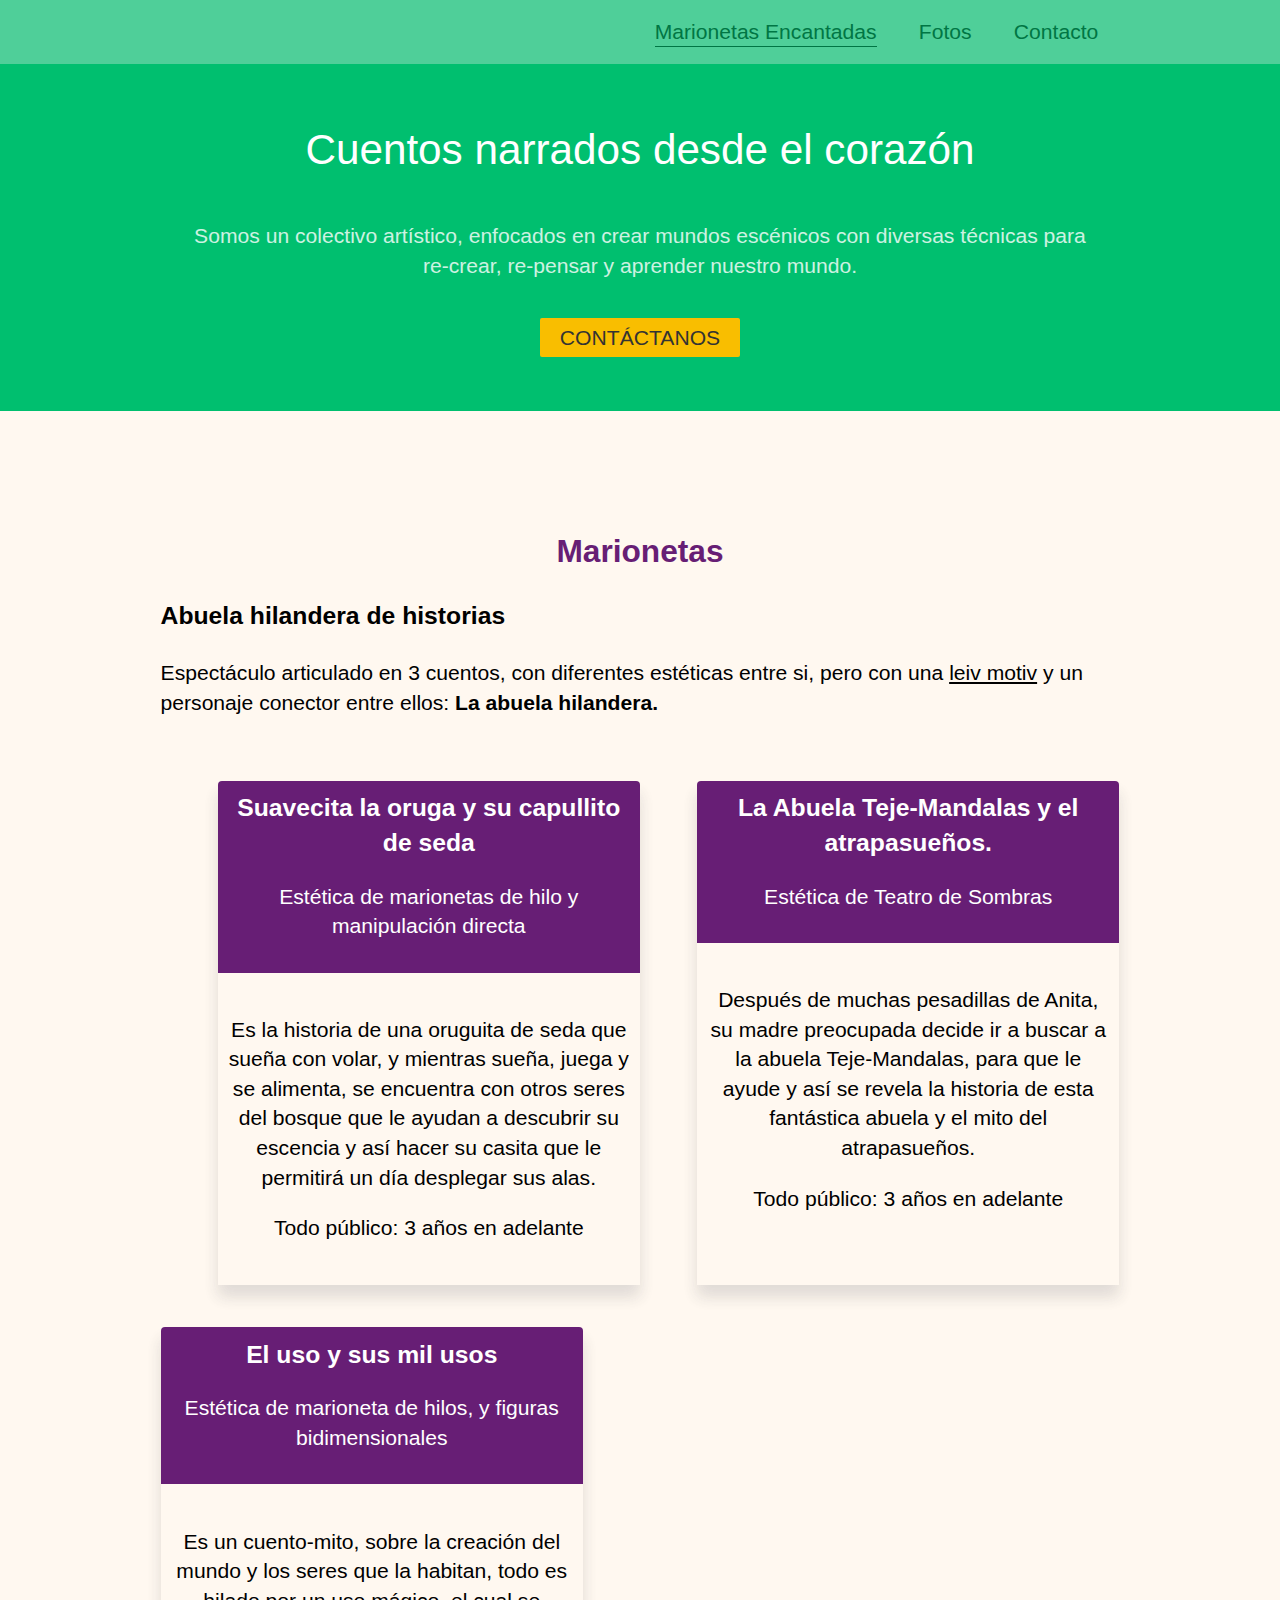
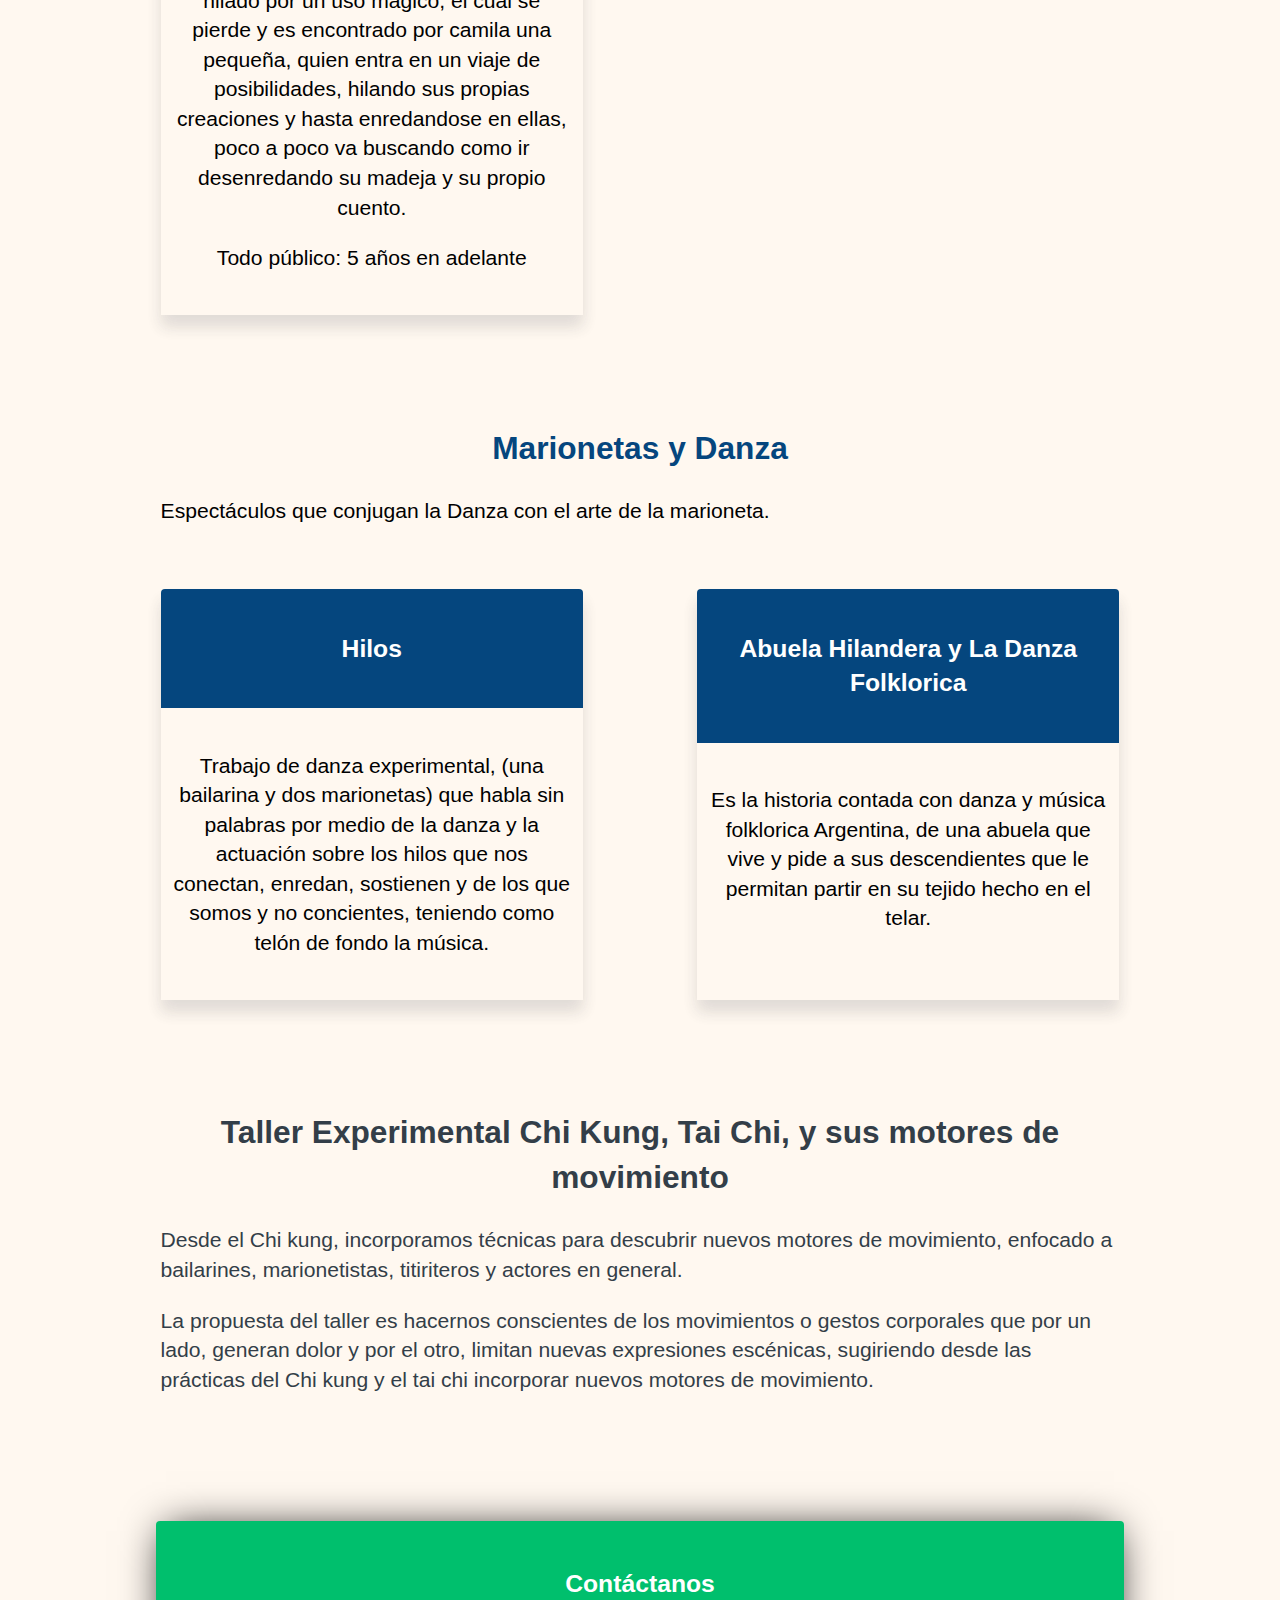
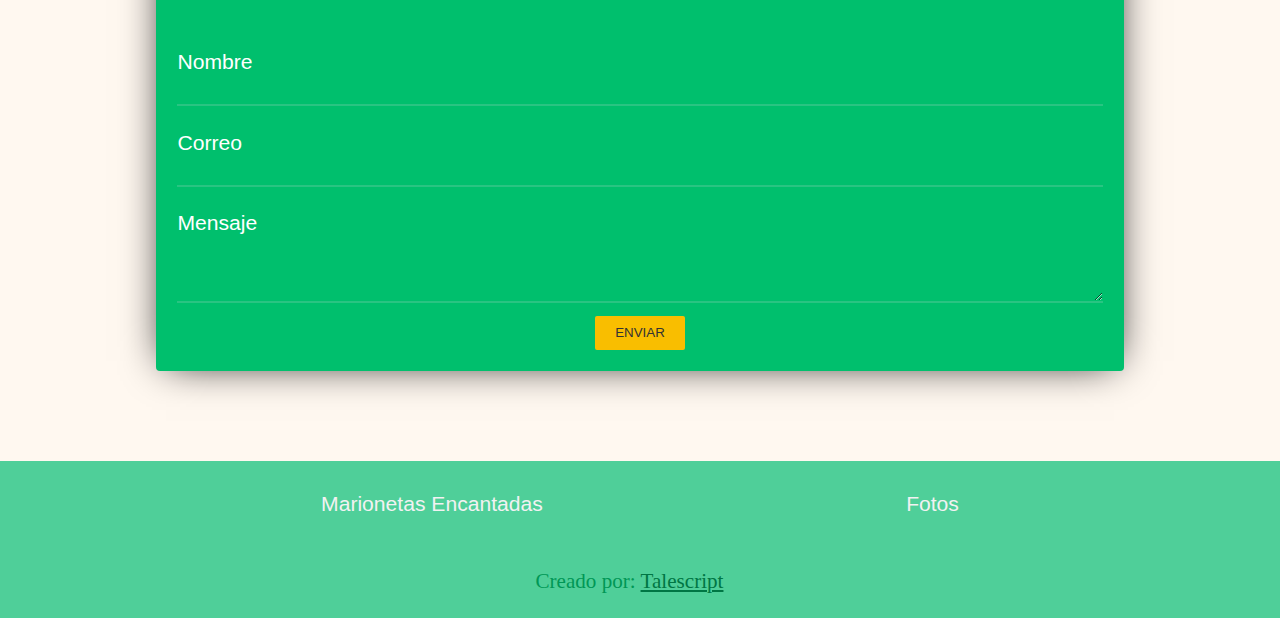
<file: index.html>
<!DOCTYPE html>
<html lang="es">

<head>
    <meta charset="UTF-8">
    <title>Marionetas Encantadas</title>
    <meta name="viewport" content="width=device-width, initial-scale=1">
    <link href="css/style.css" rel="stylesheet">
</head>

<body>
    <div class="offcanvas">
        <nav class="navbar">
            <div class="container">
                <ul class="navbar-nav">
                    <li class="active">
                        <a href="index.html" title="">Marionetas Encantadas</a>
                    </li>
                    <li>
                        <a href="photos.html">Fotos</a>
                    </li>
                    <li>
                        <a href="#form">Contacto</a>
                    </li>
                </ul>
            </div>
        </nav>
    </div>


    <div class="page-wrap">
        <div class="hero-bg">
            <svg width="30" height="30" class="offcanvas-toggle">
                <path d="M0,5 30, 5" stroke="#000" stroke-width="5" />
                <path d="M0,14 30, 14" stroke="#000" stroke-width="5" />
                <path d="M0,23 30, 23" stroke="#000" stroke-width="5" />
            </svg>


            <header>
                <div class="container">
                    <h1>Cuentos narrados desde el corazón</h1>
                    <p> Somos un colectivo artístico, enfocados en crear mundos escénicos con diversas técnicas para re-crear,
                        re-pensar y aprender nuestro mundo.</p>
                    <a href="#form" class="btn callout">Contáctanos</a>
                </div>
            </header>
        </div>


        <main>
            <div class="container">
                <section id="marionetas">
                    <h2>Marionetas</h2>

                    <div class="section-header-wrapper">
                        <h3>Abuela hilandera de historias</h3>
                        <p class="">Espectáculo articulado en 3 cuentos, con diferentes estéticas entre si, pero con una
                            <span class="tooltip" title="música conducente">leiv motiv</span>
                            y un personaje conector entre ellos:
                            <b>La abuela hilandera.</b>
                        </p>
                    </div>

                    <div class="card-wrapper">
                        <div class="card">
                            <svg class="abuela" viewBox="0 0 1 1">
                                <image xlink:href="assets/svg/comp_Bez2abuela.svg" width="100%" height="100%" preserveAspectRatio="xMidYMid slice" />
                            </svg>
                        </div>
                        <div class="card">
                            <div class="card-header first">
                                <h3>Suavecita la oruga y su capullito de seda</h3>
                                <p>Estética de marionetas de hilo y manipulación directa</p>
                            </div>
                            <div class="card-body">
                                <p>Es la historia de una oruguita de seda que sueña con volar, y mientras sueña, juega y se
                                    alimenta, se encuentra con otros seres del bosque que le ayudan a descubrir su escencia
                                    y así hacer su casita que le permitirá un día desplegar sus alas.</p>
                                <p>Todo público: 3 años en adelante</p>
                            </div>
                        </div>

                        <div class="card">
                            <div class="card-header second">
                                <h3>La Abuela Teje-Mandalas y el atrapasueños.</h3>
                                <p>Estética de Teatro de Sombras</p>
                            </div>
                            <div class="card-body">
                                <p>Después de muchas pesadillas de Anita, su madre preocupada decide ir a buscar a la abuela
                                    Teje-Mandalas, para que le ayude y así se revela la historia de esta fantástica abuela
                                    y el mito del atrapasueños.</p>
                                <p>Todo público: 3 años en adelante</p>
                            </div>
                        </div>

                        <div class="card">
                            <div class="card-header third">
                                <h3>El uso y sus mil usos</h3>
                                <p>Estética de marioneta de hilos, y figuras bidimensionales</p>
                            </div>
                            <div class="card-body">
                                <p>Es un cuento&dash;mito, sobre la creación del mundo y los seres que la habitan, todo es hilado
                                    por un uso mágico, el cual se pierde y es encontrado por camila una pequeña, quien entra
                                    en un viaje de posibilidades, hilando sus propias creaciones y hasta enredandose en ellas,
                                    poco a poco va buscando como ir desenredando su madeja y su propio cuento.</p>
                                <p>Todo público: 5 años en adelante</p>
                            </div>
                        </div>
                    </div>
                </section>
                <section id="danza">
                    <div class="section-header-wrapper">
                        <h2>Marionetas y Danza</h2>
                        <p>Espectáculos que conjugan la Danza con el arte de la marioneta.
                        </p>
                    </div>
                    <div class="card-wrapper">
                        <div class="card">
                            <div class="card-header danza">
                                <h3>Hilos</h3>
                            </div>
                            <div class="card-body">
                                <p>Trabajo de danza experimental, (una bailarina y dos marionetas) que habla sin palabras por
                                    medio de la danza y la actuación sobre los hilos que nos conectan, enredan, sostienen
                                    y de los que somos y no concientes, teniendo como telón de fondo la música.</p>
                            </div>
                        </div>
                        <div class="card">
                            <div class="card-header danza">
                                <h3>Abuela Hilandera y La Danza Folklorica</h3>
                            </div>
                            <div class="card-body">
                                <p>Es la historia contada con danza y música folklorica Argentina, de una abuela que vive y
                                    pide a sus descendientes que le permitan partir en su tejido hecho en el telar.</p>
                            </div>
                        </div>
                    </div>
                </section>
                <section id="talleres">
                    <h2>Taller Experimental Chi Kung, Tai Chi, y sus motores de movimiento</h2>
                    <p>Desde el Chi kung, incorporamos técnicas para descubrir nuevos motores de movimiento, enfocado a bailarines,
                        marionetistas, titiriteros y actores en general.</p>
                    <p>La propuesta del taller es hacernos conscientes de los movimientos o gestos corporales que por un lado,
                        generan dolor y por el otro, limitan nuevas expresiones escénicas, sugiriendo desde las prácticas
                        del Chi kung y el tai chi incorporar nuevos motores de movimiento.</p>
                </section>

                <section id="form">
                    <h3>Contáctanos</h3>
                    <form class="form" name="Marionetas Contact" action="thank-you" netlify netlify-honeypot="bot-field">
                        <label for="name">Nombre</label>
                        <input type="text" name="name" id="name" autocomplete="on" required>
                        <label for="email">Correo</label>
                        <input type="email" name="email" id="email" autocomplete="on" required>
                        <label for="message">Mensaje</label>
                        <textarea name="message" id="message" required></textarea>
                        <input class="btn callout" type="submit" value="Enviar">
                        <p style="display:none;">
                            <label>You shouldn't fill this out:
                                <input name="bot-field">
                            </label>
                        </p>
                    </form>

                </section>
        </main>
        </div>
        <footer>
            <nav>
                <div class="container">
                    <ul>
                        <li>
                            <a href="#marionetas" title="">Marionetas Encantadas</a>
                        </li>
                        <li>
                            <a href="photos.html">Fotos</a>
                        </li>
                    </ul>
                </div>
            </nav>
            <section class="foot-p">
                <p>Creado por:
                    <a href="https://www.talescript.com">Talescript</a>
                </p>
            </section>
        </footer>
    </div>

    <script src="main.js"></script>
</body>

</html>
</file>
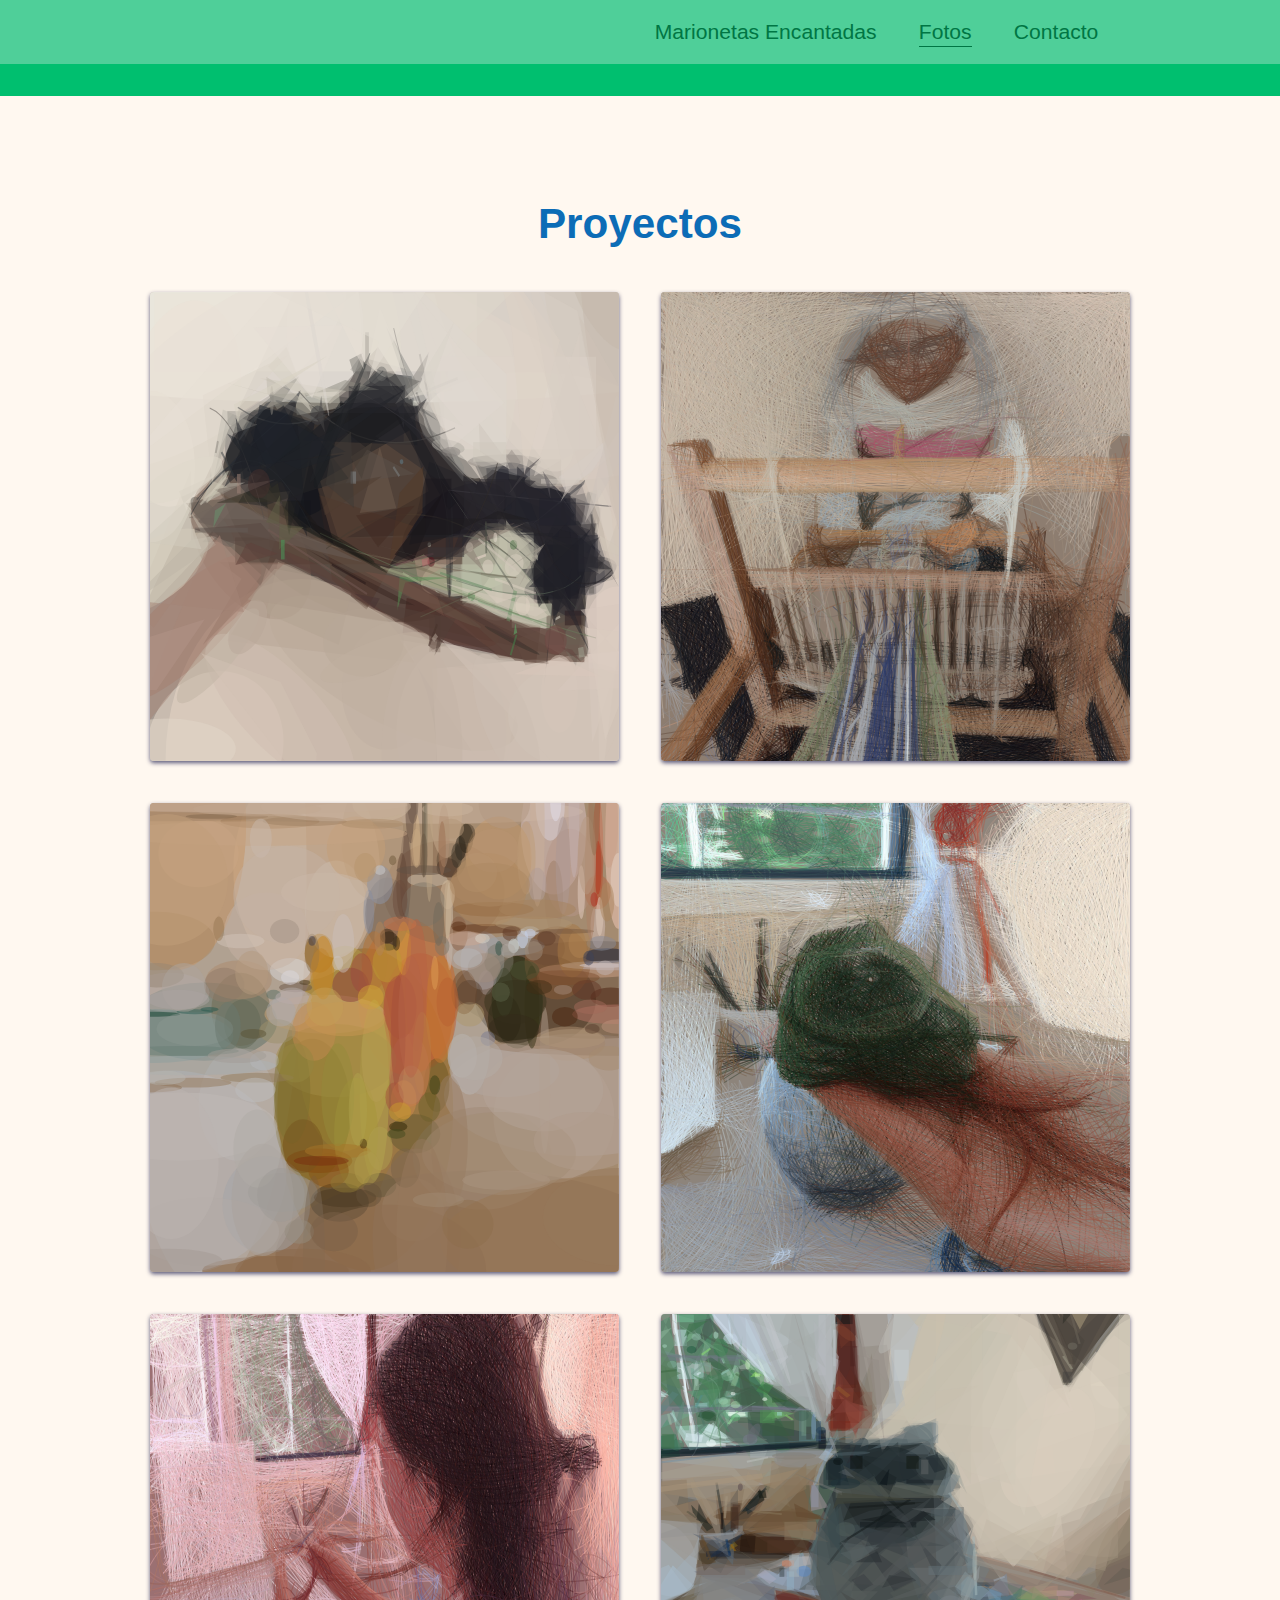
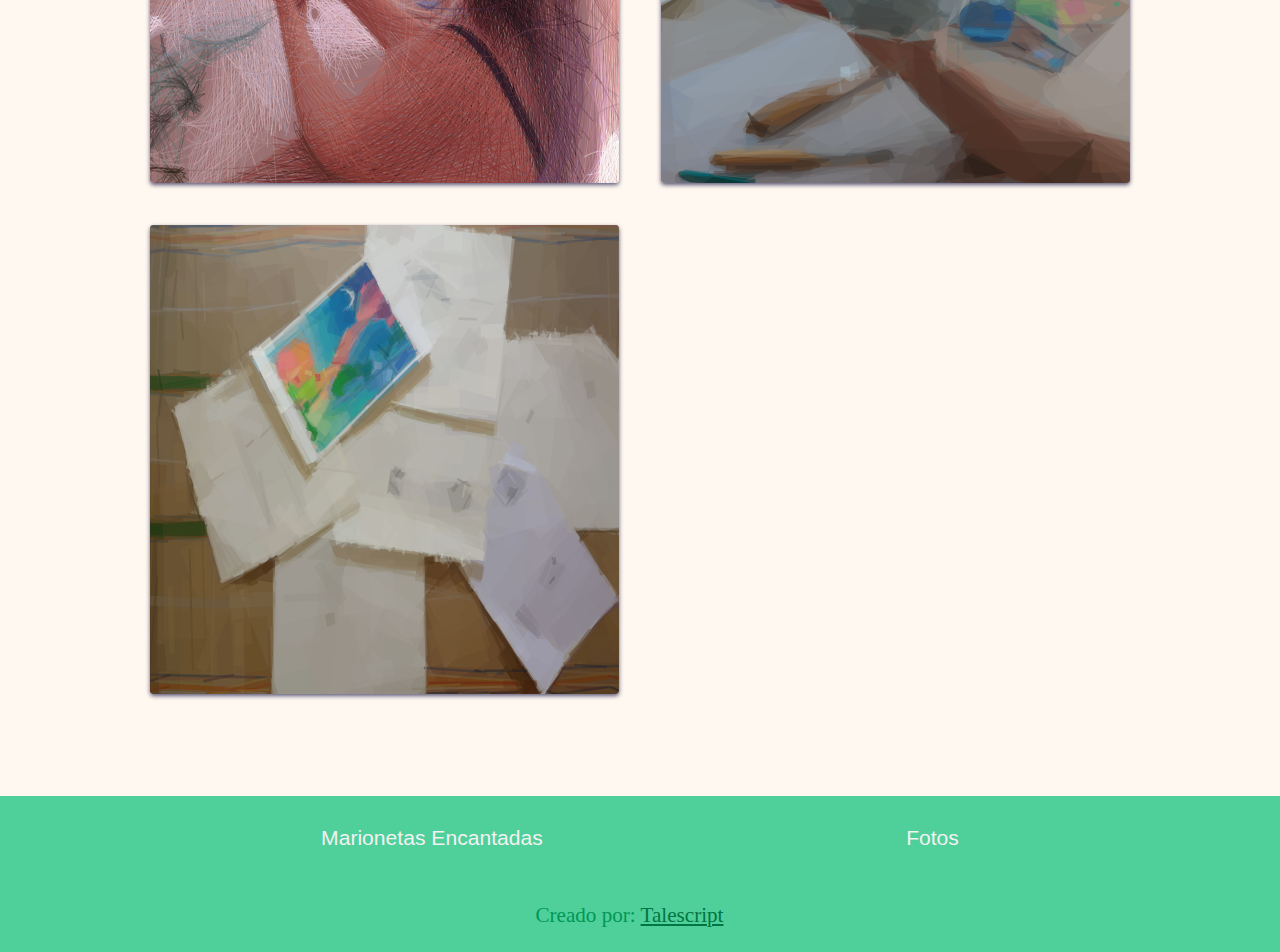
<file: photos.html>
<!DOCTYPE html>
<html lang="es">

<head>
    <meta charset="UTF-8">
    <title>Marionetas Encantadas</title>
    <meta name="viewport" content="width=device-width, initial-scale=1">
    <link href="css/style.css" rel="stylesheet">
</head>

<body>
    <div class="offcanvas">
        <nav class="navbar">
            <div class="container">
                <ul class="navbar-nav">
                    <li>
                        <a href="index.html" title="">Marionetas Encantadas</a>
                    </li>
                    <li class="active">
                        <a href="photos.html">Fotos</a>
                    </li>
                    <li>
                        <a href="index.html#form">Contacto</a>
                    </li>
                </ul>
            </div>
        </nav>
    </div>

    <div class="page-wrap">
        <div class="hero-bg">
            <svg width="30" height="30" class="offcanvas-toggle">
                <path d="M0,5 30, 5" stroke="#000" stroke-width="5" />
                <path d="M0,14 30, 14" stroke="#000" stroke-width="5" />
                <path d="M0,23 30, 23" stroke="#000" stroke-width="5" />
            </svg>
        </div>

        <main>
            <div class="container">
                <h1 class="gallery-title">Proyectos</h1>
                <section class="grid-gallery">
                    <svg class="gallery-item" viewBox="0 0 1 1">
                        <image xlink:href="assets/svg/catcher.svg" width="100%" height="100%" preserveAspectRatio="xMidYMid slice" />
                    </svg>
                    <svg class="gallery-item" viewBox="0 0 1 1">
                        <image xlink:href="assets/svg/comp_Bez2abuela.svg" width="100%" height="100%" preserveAspectRatio="xMidYMid slice" />
                    </svg>
                    <svg class="gallery-item" viewBox="0 0 1 1">
                        <image xlink:href="assets/svg/comp_snail.svg" width="100%" height="100%" preserveAspectRatio="xMidYMid slice" />
                    </svg>
                    <svg class="gallery-item" viewBox="0 0 1 1">
                        <image xlink:href="assets/svg/comp_turtle.svg" width="100%" height="100%" preserveAspectRatio="xMidYMid slice" />
                    </svg>
                    <svg class="gallery-item" viewBox="0 0 1 1">
                        <image xlink:href="assets/svg/comp_workshop_1.svg" width="100%" height="100%" preserveAspectRatio="xMidYMid slice" />
                    </svg>
                    <svg class="gallery-item" viewBox="0 0 1 1">
                        <image xlink:href="assets/svg/owl.svg" width="100%" height="100%" preserveAspectRatio="xMidYMid slice" />
                    </svg>
                    <svg class="gallery-item" viewBox="0 0 1 1">
                        <image xlink:href="assets/svg/sketch_1.svg" width="100%" height="100%" preserveAspectRatio="xMidYMid slice" />
                    </svg>
                   <!--  <figure>
                        <img src="assets/tinified/snail.jpg" alt="">
                    </figure>
                    <figure>
                        <img src="assets/tinified/owl.jpg" alt="">
                    </figure>
                    <figure>
                        <img src="assets/tinified/catcher.jpg" alt="">
                    </figure>

                    <figure>
                        <img src="assets/tinified/sketch_2.jpg" alt="">
                    </figure>
                    <figure>
                        <img src="assets/tinified/turtle.jpg" alt="">
                    </figure>
                    <figure>
                        <img src="assets/tinified/workshop_1.jpg" alt="">
                    </figure> -->
                </section>
            </div>
        </main>


        <footer>
            <nav>
                <div class="container">
                    <ul>
                        <li>
                            <a href="index.html" title="">Marionetas Encantadas</a>
                        </li>
                        <li>
                            <a href="photos.html">Fotos</a>
                        </li>
                    </ul>
                </div>
            </nav>
            <section class="foot-p">
                <p>Creado por:
                    <a href="https://www.talescript.com">Talescript</a>
                </p>
            </section>
        </footer>
    </div>
    <script src="main.js"></script>
</body>

</html>
</file>
<file: css/style.css>
@charset 'utf-8';
/***************************
****************************
Reset Styles
****************************
***************************/
@import 'normalize.css';
@import 'nav.css';
@import 'gallery.css';

html {
    box-sizing: border-box;
}

*, *:before, *:after {
    box-sizing: inherit;
}

html, body {
    margin: 0;
    padding: 0;
}

html {
    width: 100%;
    height: 100%;
}

body {
    width: 100%;
    min-height: 100%;
    font-family: Helvetica, sans-serif;
}

.btn,
nav {
    font-family: -apple-system, BlinkMacSystemFont, 'Segoe UI', Roboto, Oxygen, Ubuntu, Cantarell, 'Open Sans', 'Helvetica Neue', sans-serif;
}

#form {
    font-family: sans-serif;
}

/**
 * Typography
 */
:root {
    font-size: calc(16px + 0.4vw);
}

body {
    font-weight: normal;
    line-height: 1.4;
}

.hero-bg header {
    text-align: center;
}

.hero-bg h1 {
    font-weight: normal;
}

h1, h2 {
    text-align: center;
}

h2 {
    font-weight: 900;
}

/***************************
****************************
Base Styles
****************************
***************************/

@media only screen and (max-width: 48em) {
    h1 {
        line-height: 1.1;
    }
}

nav ul {
    list-style-type: none;
    margin: 0;
    padding: 0;
}

nav ul li a {
    text-decoration: none;
}

/* Responsive images */
img {
    height: auto;
    max-width: 100%;
    vertical-align: middle;
    border-style: none;
}

/***************************
****************************
Layout Styles
****************************
***************************/

/* nav {
    display: none;
} */ /****
   *** TEMPORARY
   ***/

.hero-bg header,
#marionetas,
#danza,
#talleres,
#form {
    padding: 1em;
}

@media only screen and (min-width: 48em) {
    .container {
        max-width: 48em;
        margin: 0 auto;
        padding: 0.3em;
    }   
}

/* Photo Gallery */
@media only screen and (max-width: 47.999em){
    .container .grid-gallery {
        padding: 0.8em;
    }
}

/***************************
****************************
Button Styles
****************************
***************************/
a.btn {
    text-decoration: none;
}
.btn {
    padding: 8px 20px;
    line-height: 1.3em;
    font-weight: 500;
    letter-spacing: 0;
    text-align: center;
    border: 0;
    border-radius: 2px;
}
.btn.callout {
    text-transform: uppercase;
    background-color: #f9be00;
    color: #333;
}

.btn.callout:hover {
    background-color: #ffd037;
    transition: background-color .2s ease-in;
}

/***************************
****************************
Card Styles
****************************
***************************/
.card {
    text-align: center;
    box-shadow: 0 12px 16px rgba(51,62,72,0.05),0 12px 14px rgba(51,62,72,0.1);
    margin-bottom: 2em;
    /* transition: transform .5s ease-in; */
}

@media only screen and (min-width: 48em) {
    .card {
        max-width: 20em;
    }
    .card-wrapper {
        display: flex;
        justify-content: space-between;
        flex-wrap: wrap;
    }
}

/* .card:hover {
    transform: scale(1.05);
    transition: transform .5s ease-in;
} */

#marionetas .card:first-of-type,
#danza .card:first-of-type {
    margin-top: 3em;
}

@media only screen and (min-width: 48em) {
    #marionetas .card:first-of-type,
    #danza .card:first-of-type {
        margin-top: 0;
    }
}

.card h3 {
    margin: 0;
}

.card-header {
    padding: 0.5em;
    border-top-left-radius: 4px;
    border-top-right-radius: 4px;
    color: #fff;
}

.card-body {
    margin-top: 2em;
    padding-left: 0.5em;
    padding-right: 0.5em;
    padding-bottom: 1em;
}

#marionetas h2 {
    color: #671e75;
}

.section-header-wrapper {
    margin-bottom: 3em;
}

.first,
.second,
.third {
    background-color: #671e75;
}

#danza h2 {
    color: #05467e;
}

.card-header.danza {
    padding: 2em 0.5em;
    background-color: #05467e;
}

/***************************
****************************
Theme Styles
****************************
***************************/

.hero-bg {
    background-color: #00BF6F;
    color: #fff;
    padding-bottom: 1.5em;
    margin-bottom: 3em;
}

.hero-bg p {
    opacity: 0.8;
    margin: 2em auto;
    max-width: 91.4%;
}

#talleres {
    color: #333e48;
    margin-bottom: 4em;
}

body {
    background-color: #FFF8F0;
}


/* #marionetas {
    background-color: #4fcf99;
    color: #fff;
} */

/* #danza {
    background-color: #05467e;
    color: #fff;
} */

/* #talleres {
    background-color: #00BF6F;
    color: #fff;
} */

/***************************
****************************
Tooltips and stuff Styles
****************************
***************************/

/* doesn't work on small screens */
.tooltip {
    text-decoration: underline;
    cursor: pointer;
}

/***************************
****************************
Form base Styles
****************************
***************************/
#form {
    margin: 0 0.8em;
}
#form h3 {
    text-align: center;
    color: #fff;
}

form {
    display: flex;
    flex-direction: column;
}

label {
    margin-top: 1em;
    margin-bottom: 0.5em;
}

input[type="submit"] {
    margin-top: 1em;
    margin-left: auto;
    margin-right: auto;
    -webkit-appearance: none;
    -moz-appearance: none;
    appearance: none;
}

textarea {
    min-height: 55px;
}

/***************************
****************************
Form Theme Styles
****************************
***************************/

#form {
    position: relative;
    background-color: #00bf6d;
    border-radius: 4px;
    box-shadow: 0 0 40px -10px #000;
}

#form label {
    color: #fff;
}

input, textarea {
    background: none;
    border: 0;
    border-bottom: 2px solid #29c482;
}

input:focus,
textarea:focus {
    border-bottom: 2px solid #009756;
    transition: all 0.5s ease-in;
}

/***************************
****************************
Footer Styles
****************************
***************************/
footer {
    margin-top: 4em;
    background-color: #4fcf99;
    
}

footer {
    display: flex;
    justify-content: center;
    align-items: center;
    flex-direction: column;
}

footer nav {
    margin: 1em;
    width: 100%;
}

footer ul {
    display: flex;
    justify-content: space-around;
}

footer nav ul a {
    color: #f2f2f2;
}

.foot-p {
    width: 100%;
    text-align: center;
    padding-right: 1em;
    font-weight: lighter;
    color: #009756;
    font-family: cursive;
}

.foot-p a {
    color: #007644;
}
</file>
